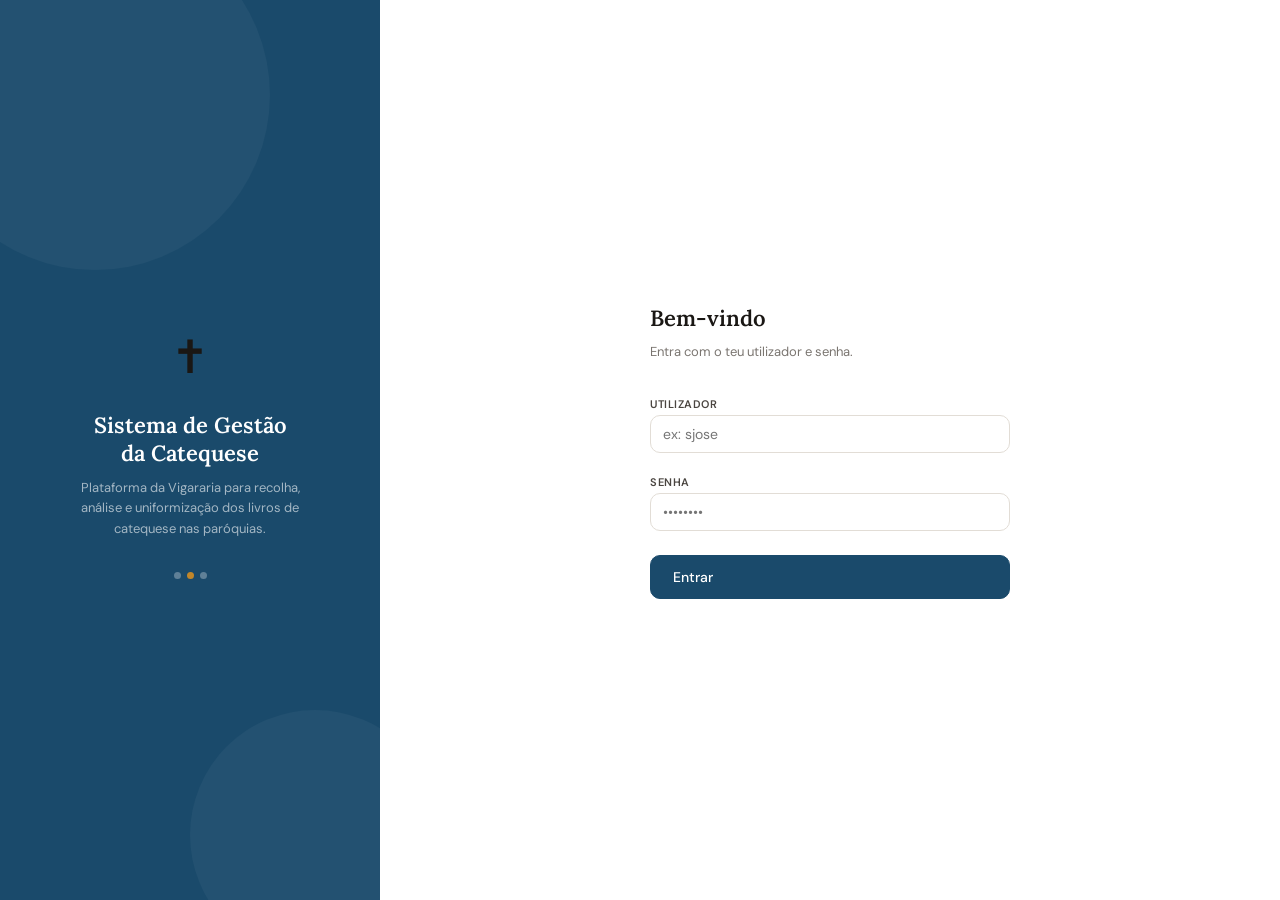
<file: index.html>
<!DOCTYPE html>
<html lang="pt">
<head>
  <meta charset="UTF-8">
  <meta name="viewport" content="width=device-width, initial-scale=1.0">
  <title>Catequese Vigararia — Entrar</title>
  <link rel="stylesheet" href="assets/css/main.css">
</head>
<body>
<div class="login-page">
  <div class="login-left">
    <div class="login-brand-icon">✝</div>
    <div class="login-brand-name">Sistema de Gestão<br>da Catequese</div>
    <div class="login-brand-desc">
      Plataforma da Vigararia para recolha, análise e uniformização dos livros de catequese nas paróquias.
    </div>
    <div class="login-decoration">
      <div class="login-decoration-dot"></div>
      <div class="login-decoration-dot"></div>
      <div class="login-decoration-dot"></div>
    </div>
  </div>

  <div class="login-right">
    <div class="login-form-wrap">
      <h1 class="login-form-title">Bem-vindo</h1>
      <p class="login-form-subtitle">Entra com o teu utilizador e senha.</p>

      <div id="loginError" class="login-error"></div>

      <form id="loginForm" onsubmit="handleLogin(event)">
        <div class="login-form-group">
          <label for="username">Utilizador</label>
          <input type="text" id="username" placeholder="ex: sjose"
                 required autocomplete="username" autocapitalize="none">
        </div>
        <div class="login-form-group">
          <label for="password">Senha</label>
          <input type="password" id="password" placeholder="••••••••"
                 required autocomplete="current-password">
        </div>
        <button type="submit" id="loginBtn" class="btn btn-primary btn-lg" style="width:100%;margin-top:8px;">
          Entrar
        </button>
      </form>
    </div>
  </div>
</div>

<script src="assets/js/config.js"></script>
<script src="assets/js/utils2.js"></script>
<script src="assets/js/auth.js"></script>
<script>
  if (Auth.isAuthenticated()) {
    const u = Auth.getCurrentUser();
    location.href = u.role === 'admin' ? 'dashboard.html' : 'records.html';
  }

  async function handleLogin(e) {
    e.preventDefault();
    const errEl = document.getElementById('loginError');
    errEl.style.display = 'none';
    const btn = document.getElementById('loginBtn');
    btn.innerHTML = '<span class="spinner"></span> A verificar…';
    btn.disabled = true;

    const result = await Auth.login(
      document.getElementById('username').value,
      document.getElementById('password').value
    );

    if (result.success) {
      btn.innerHTML = '✓ Autenticado!';
      setTimeout(() => {
        location.href = result.user.role === 'admin' ? 'dashboard.html' : 'records.html';
      }, 400);
    } else {
      errEl.textContent = result.error;
      errEl.style.display = 'block';
      btn.innerHTML = 'Entrar';
      btn.disabled = false;
      document.getElementById('password').value = '';
    }
  }
</script>
</body>
</html>
</file>
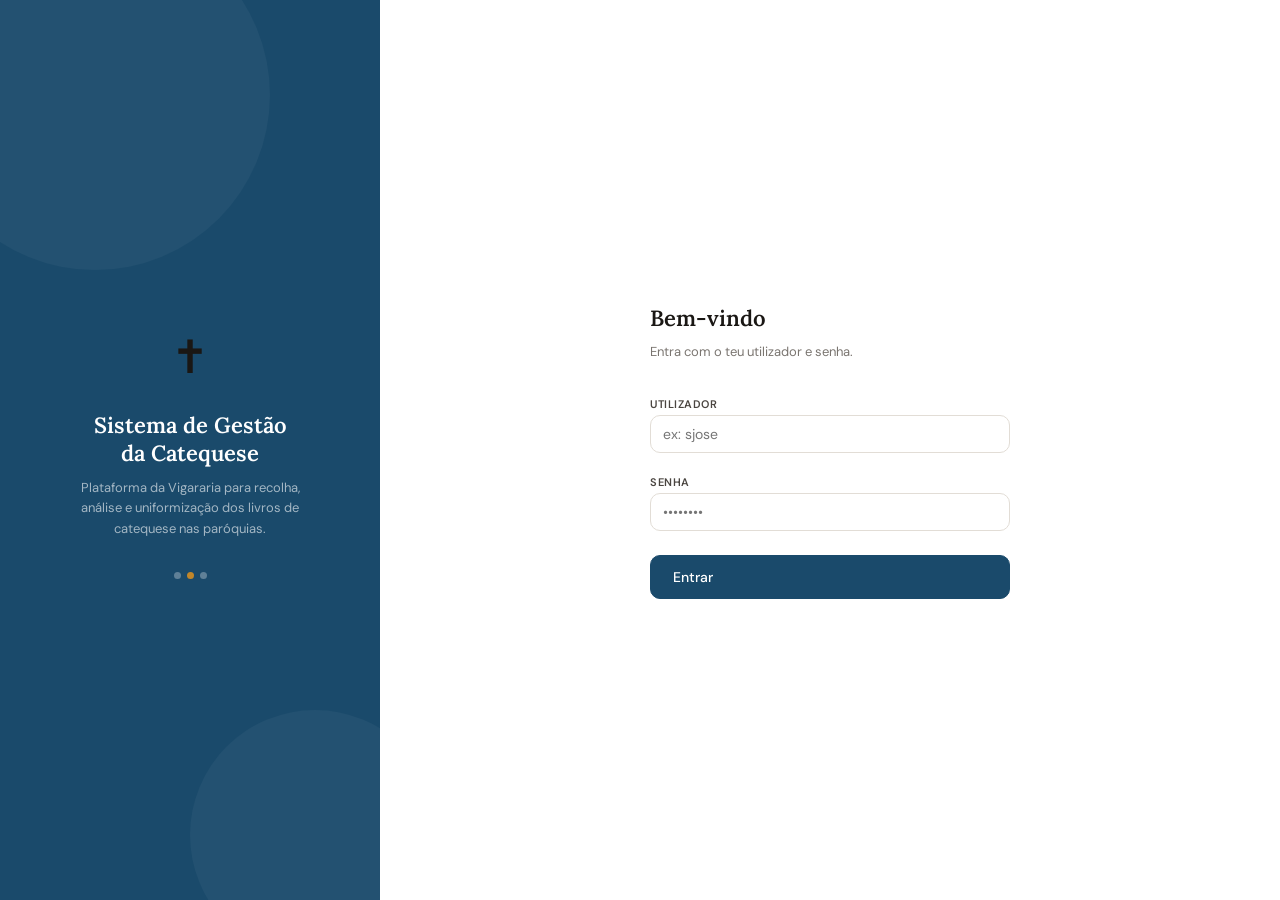
<file: age-groups.html>
<!DOCTYPE html>
<html lang="pt">
<head>
  <meta charset="UTF-8"><meta name="viewport" content="width=device-width,initial-scale=1.0">
  <title>Faixas Etárias — Catequese Vigararia</title>
  <link rel="stylesheet" href="assets/css/main.css">
</head>
<body>
<div class="app-layout"><div class="main-content">
  <header class="page-header">
    <div><div class="page-title">Faixas Etárias</div><div class="page-subtitle">Gestão das faixas etárias da catequese</div></div>
    <div class="header-actions">
      <button class="btn btn-primary btn-sm" onclick="openCreate()">➕ Nova faixa</button>
    </div>
  </header>
  <main class="page-body">
    <div class="card"><div id="tbl"><div class="loading-overlay"><div class="spinner spinner-dark"></div></div></div></div>
  </main>
</div></div>
<div id="globalModal" class="modal-overlay"></div>
<script src="assets/js/config.js"></script>
<script src="assets/js/utils2.js"></script>
<script src="assets/js/auth.js"></script>
<script src="assets/js/api.js"></script>
<script src="assets/js/layout.js"></script>
<script>
Layout.render('age-groups');
Auth.requireAuth(CONFIG.ROLES.ADMIN);
let all = [];

async function load() {
  all = await API.getAgeGroups();
  Utils.buildTable('tbl', [
    { key:'age_group',   label:'Faixa Etária', render:v=>`<strong>${v}</strong>` },
    { key:'description', label:'Descrição' },
  ], all, [
    { label:'✏', type:'edit',   fn:'editAG',   idKey:'id' },
    { label:'🗑', type:'delete', fn:'deleteAG', idKey:'id' },
  ]);
}

function form(a={}) {
  return `<div class="form-grid">
    <div class="form-group"><label>Nome <span class="req">*</span></label>
      <input type="text" id="f_n" value="${a.age_group||''}" placeholder="ex: Adolescentes"></div>
    <div class="form-group"><label>Descrição</label>
      <input type="text" id="f_d" value="${a.description||''}" placeholder="ex: 13–17 anos"></div>
  </div>`;
}

function openCreate() {
  Utils.showModal('Nova Faixa Etária', form(),
    `<button class="btn btn-primary" onclick="createAG()">➕ Criar</button>
     <button class="btn btn-secondary" onclick="Utils.closeModal()">Cancelar</button>`);
}
async function createAG() {
  const n = document.getElementById('f_n').value.trim();
  if (!n) { Toast.show('Nome obrigatório','error'); return; }
  const res = await API.createAgeGroup({ age_group:n, description:document.getElementById('f_d').value.trim() });
  if (res.success) { Utils.closeModal(); Toast.show('Criada!','success'); await load(); }
}

function editAG(id) {
  const a = all.find(x=>x.id===id); if(!a) return;
  Utils.showModal('Editar Faixa Etária', form(a),
    `<button class="btn btn-primary" onclick="saveAG('${id}')">💾 Guardar</button>
     <button class="btn btn-secondary" onclick="Utils.closeModal()">Cancelar</button>`);
}
async function saveAG(id) {
  const n = document.getElementById('f_n').value.trim();
  if (!n) { Toast.show('Nome obrigatório','error'); return; }
  const res = await API.updateAgeGroup(id, { age_group:n, description:document.getElementById('f_d').value.trim() });
  if (res.success) { Utils.closeModal(); Toast.show('Guardado!','success'); await load(); }
}

function deleteAG(id) {
  const a = all.find(x=>x.id===id);
  Utils.confirmAction(`Eliminar "${a?.age_group}"? Registos associados podem ser afectados.`, async()=>{
    const res = await API.deleteAgeGroup(id);
    if (res.success) { Toast.show('Eliminado!','success'); await load(); }
  });
}
load();
</script>
</body>
</html>
</file>
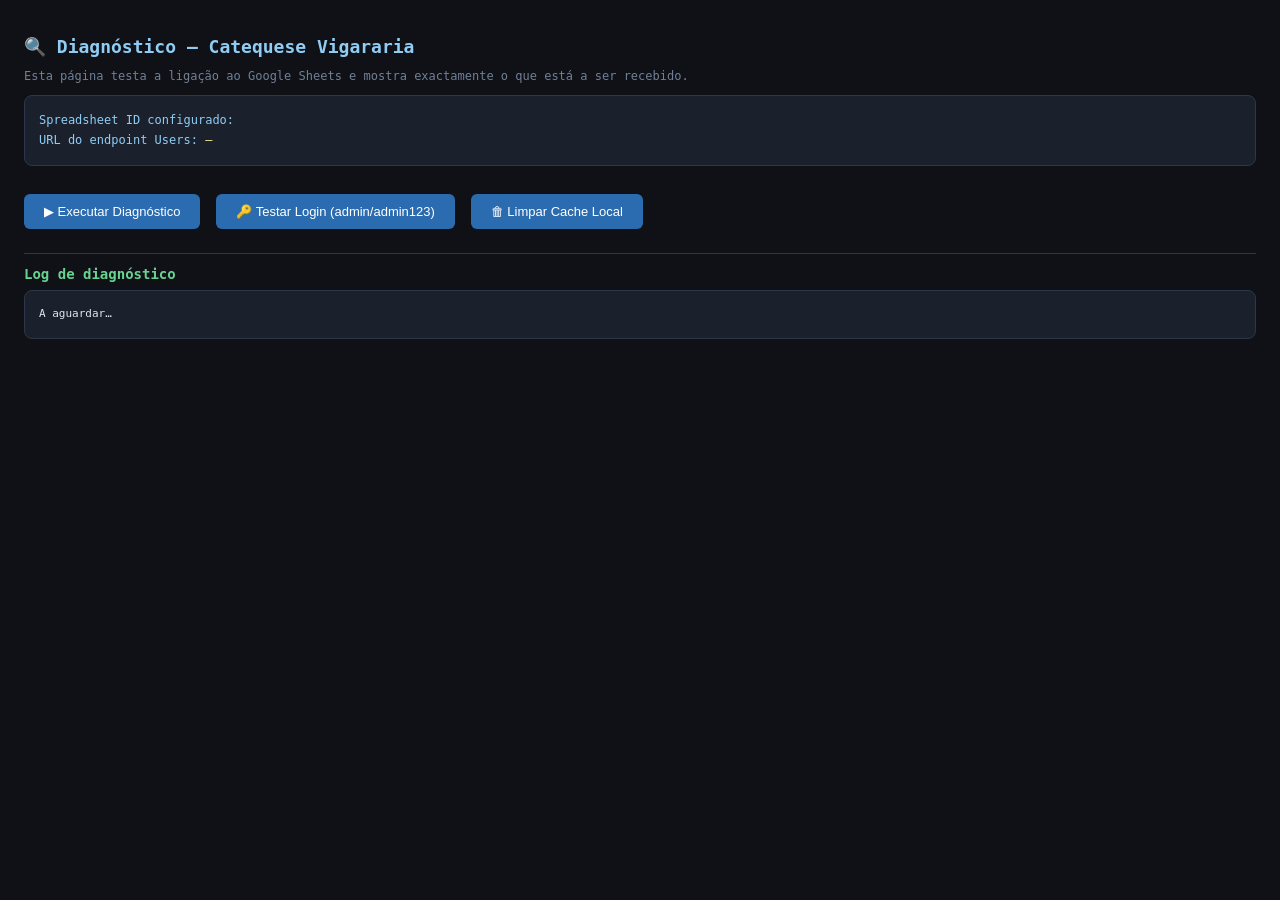
<file: debug.html>
<!DOCTYPE html>
<html lang="pt">
<head>
  <meta charset="UTF-8">
  <meta name="viewport" content="width=device-width, initial-scale=1.0">
  <title>Diagnóstico — Catequese Vigararia</title>
  <style>
    body { font-family: monospace; background: #0f1117; color: #e2e8f0; padding: 24px; margin: 0; }
    h1   { color: #90cdf4; margin-bottom: 4px; font-size: 18px; }
    h2   { color: #68d391; font-size: 14px; margin: 24px 0 8px; border-top: 1px solid #2d3748; padding-top: 12px; }
    .box { background: #1a202c; border: 1px solid #2d3748; border-radius: 8px; padding: 14px; margin-bottom: 12px; font-size: 12px; line-height: 1.7; overflow-x: auto; }
    .ok   { color: #68d391; }
    .err  { color: #fc8181; }
    .warn { color: #f6ad55; }
    .info { color: #90cdf4; }
    .val  { color: #faf089; }
    .row  { color: #e2e8f0; border-bottom: 1px solid #2d3748; padding: 4px 0; }
    table { width: 100%; border-collapse: collapse; font-size: 11px; }
    th    { background: #2d3748; padding: 6px 10px; text-align: left; color: #90cdf4; }
    td    { padding: 5px 10px; border-bottom: 1px solid #2d3748; }
    .btn  { background: #2b6cb0; color: #fff; border: none; padding: 10px 20px; border-radius: 6px; cursor: pointer; font-size: 13px; margin-right: 8px; margin-top: 16px; }
    .btn:hover { background: #3182ce; }
    .badge { display:inline-block; padding: 2px 8px; border-radius: 20px; font-size: 11px; font-weight: bold; }
    .badge-ok  { background:#276749; color:#68d391; }
    .badge-err { background:#742a2a; color:#fc8181; }
    #log  { white-space: pre-wrap; font-size: 11px; }
  </style>
</head>
<body>

<h1>🔍 Diagnóstico — Catequese Vigararia</h1>
<p style="color:#718096;font-size:12px;">Esta página testa a ligação ao Google Sheets e mostra exactamente o que está a ser recebido.</p>

<div class="box">
  <span class="info">Spreadsheet ID configurado:</span>
  <span class="val" id="sheetId">—</span>
  <br>
  <span class="info">URL do endpoint Users:</span>
  <span class="val" id="endpointUrl" style="word-break:break-all;">—</span>
</div>

<button class="btn" onclick="runDiag()">▶ Executar Diagnóstico</button>
<button class="btn" onclick="testLogin()">🔑 Testar Login (admin/admin123)</button>
<button class="btn" onclick="clearAllCache()">🗑 Limpar Cache Local</button>

<h2>Log de diagnóstico</h2>
<div class="box" id="log">A aguardar…</div>

<div id="usersSection" style="display:none;">
  <h2>Utilizadores encontrados na sheet</h2>
  <div class="box" id="usersTable"></div>
</div>

<div id="rawSection" style="display:none;">
  <h2>Resposta raw do Google Sheets (primeiros 800 chars)</h2>
  <div class="box" style="color:#a0aec0;" id="rawOutput"></div>
</div>

<script src="assets/js/config.js"></script>
<script>
const log_el = document.getElementById('log');
let logText  = '';

function log(msg, cls = '') {
  const now = new Date().toISOString().slice(11,23);
  const line = `[${now}] ${msg}\n`;
  logText += line;
  log_el.innerHTML = logText
    .replace(/\[OK\]/g,   '<span class="ok">[OK]</span>')
    .replace(/\[ERR\]/g,  '<span class="err">[ERR]</span>')
    .replace(/\[WARN\]/g, '<span class="warn">[WARN]</span>')
    .replace(/\[INFO\]/g, '<span class="info">[INFO]</span>');
}

function clearAllCache() {
  const keys = Object.keys(localStorage).filter(k => k.startsWith('cvs_'));
  keys.forEach(k => localStorage.removeItem(k));
  log(`[OK] Cache local limpo — ${keys.length} entradas removidas`);
}

document.getElementById('sheetId').textContent = CONFIG.SPREADSHEET_ID;

const usersUrl = `${CONFIG.SHEETS_BASE}${encodeURIComponent(CONFIG.SHEETS.USERS)}`;
document.getElementById('endpointUrl').textContent = usersUrl;

async function runDiag() {
  logText = '';
  log('[INFO] A iniciar diagnóstico…');
  log(`[INFO] Spreadsheet ID: ${CONFIG.SPREADSHEET_ID}`);
  log(`[INFO] Sheet Users nome: "${CONFIG.SHEETS.USERS}"`);

  if (!CONFIG.SPREADSHEET_ID || CONFIG.SPREADSHEET_ID.includes('COLE')) {
    log('[ERR] SPREADSHEET_ID não está configurado no config.js!');
    return;
  }

  log(`[INFO] URL: ${usersUrl}`);
  log('[INFO] A fazer fetch…');

  try {
    const resp = await fetch(usersUrl);
    log(`[INFO] HTTP status: ${resp.status} ${resp.statusText}`);

    if (!resp.ok) {
      log(`[ERR] Resposta HTTP com erro. A planilha pode não estar pública.`);
      log('[WARN] Vai ao Google Sheets → Partilhar → "Qualquer pessoa com o link" → Visualizador');
      return;
    }

    const raw = await resp.text();
    log(`[OK] Resposta recebida (${raw.length} chars)`);

    document.getElementById('rawSection').style.display = '';
    document.getElementById('rawOutput').textContent = raw.slice(0, 800) + (raw.length > 800 ? '\n… (truncado)' : '');

    // Parse
    let json;
    try {
      const jsonStr = raw.replace(/^\s*\/\*[^*]*\*+(?:[^/*][^*]*\*+)*\/\s*/, '').replace(/^[^(]*\(/, '').replace(/\);\s*$/, '').trim();
      json = JSON.parse(jsonStr);
      log('[OK] JSON parsed com sucesso');
    } catch(e) {
      log(`[ERR] Falha ao fazer parse do JSON: ${e.message}`);
      log('[WARN] Verifica se a sheet "Users" existe e tem dados');
      return;
    }

    if (!json.table) {
      log('[ERR] Resposta JSON não tem campo "table"');
      log('[WARN] Verifica se a sheet se chama exactamente "Users" (maiúscula no U)');
      return;
    }

    const cols = json.table.cols.map(c => c.label || c.id || '?');
    log(`[OK] Colunas detectadas (${cols.length}): ${cols.join(' | ')}`);

    // Verifica colunas críticas
    const colsLower = cols.map(c => c.toLowerCase());
    ['username', 'password', 'role', 'status'].forEach(req => {
      if (colsLower.includes(req)) {
        log(`[OK] Coluna "${req}" encontrada`);
      } else {
        log(`[ERR] Coluna "${req}" NÃO encontrada! (colunas disponíveis: ${cols.join(', ')})`);
      }
    });

    const rows = json.table.rows || [];
    log(`[INFO] Número de linhas de dados: ${rows.length}`);

    if (rows.length === 0) {
      log('[WARN] A sheet "Users" não tem linhas de dados. Adiciona utilizadores na planilha.');
      return;
    }

    // Mostra utilizadores
    const users = rows
      .filter(r => r && r.c && r.c.some(c => c && c.v))
      .map(r => {
        const obj = {};
        cols.forEach((col, i) => {
          const cell = r.c && r.c[i];
          obj[col] = cell ? (cell.f || cell.v || '') : '';
        });
        return obj;
      });

    log(`[OK] ${users.length} utilizadores encontrados`);

    document.getElementById('usersSection').style.display = '';
    const colsToShow = cols.filter(c => c.toLowerCase() !== 'password');
    document.getElementById('usersTable').innerHTML = `
      <table>
        <thead><tr>${colsToShow.map(c => `<th>${c}</th>`).join('')}<th>password (mascarada)</th></tr></thead>
        <tbody>${users.map(u => `<tr>${colsToShow.map(c => `<td>${u[c] || '—'}</td>`).join('')}<td>••••••</td></tr>`).join('')}</tbody>
      </table>`;

    users.forEach((u, i) => {
      const uname = String(u[cols.find(c => c.toLowerCase() === 'username')] || '').trim();
      const pass  = String(u[cols.find(c => c.toLowerCase() === 'password')] || '').trim();
      const role  = String(u[cols.find(c => c.toLowerCase() === 'role')]     || '').trim();
      log(`[INFO] User[${i}]: username="${uname}" role="${role}" password_len=${pass.length}`);
    });

  } catch(err) {
    log(`[ERR] Excepção: ${err.message}`);
    if (err.message.includes('NetworkError') || err.message.includes('Failed to fetch')) {
      log('[WARN] Erro de rede — possivelmente CORS. Tenta aceder directamente ao URL:');
      log(`       ${usersUrl}`);
    }
  }
}

async function testLogin() {
  log('[INFO] A testar login com admin/admin123…');

  const usersUrl = `${CONFIG.SHEETS_BASE}${encodeURIComponent(CONFIG.SHEETS.USERS)}`;
  try {
    const resp = await fetch(usersUrl);
    const raw  = await resp.text();
    const jsonStr = raw.replace(/^\s*\/\*[^*]*\*+(?:[^/*][^*]*\*+)*\/\s*/, '').replace(/^[^(]*\(/, '').replace(/\);\s*$/, '').trim();
    const json = JSON.parse(jsonStr);
    const cols = json.table.cols.map(c => (c.label || c.id || '').toLowerCase().trim());
    const uIdx = cols.indexOf('username');
    const pIdx = cols.indexOf('password');
    const rIdx = cols.indexOf('role');
    const sIdx = cols.indexOf('status');

    log(`[INFO] Índice das colunas — username:${uIdx} password:${pIdx} role:${rIdx} status:${sIdx}`);

    const rows = (json.table.rows || []).filter(r => r && r.c && r.c.some(c => c && c.v));
    let found = false;

    rows.forEach((r, i) => {
      const getVal = idx => idx >= 0 && r.c[idx] ? String(r.c[idx].f || r.c[idx].v || '').trim() : '';
      const uname = getVal(uIdx).toLowerCase();
      const pass  = getVal(pIdx);

      if (uname === 'admin') {
        log(`[OK] Linha ${i}: username="admin" password="${pass}" role="${getVal(rIdx)}" status="${getVal(sIdx)}"`);
        if (pass === 'admin123') {
          log('[OK] ✅ Password "admin123" corresponde! Login devia funcionar.');
        } else {
          log(`[ERR] ❌ Password na sheet é "${pass}" mas foi tentado "admin123". Corrige na planilha.`);
        }
        found = true;
      }
    });

    if (!found) {
      log('[ERR] Utilizador "admin" não encontrado na sheet Users!');
      log('[WARN] Adiciona uma linha com: username=admin password=admin123 role=admin parish_id=ALL status=active');
    }

  } catch(e) {
    log(`[ERR] Falha no teste de login: ${e.message}`);
  }
}
</script>
</body>
</html>
</file>
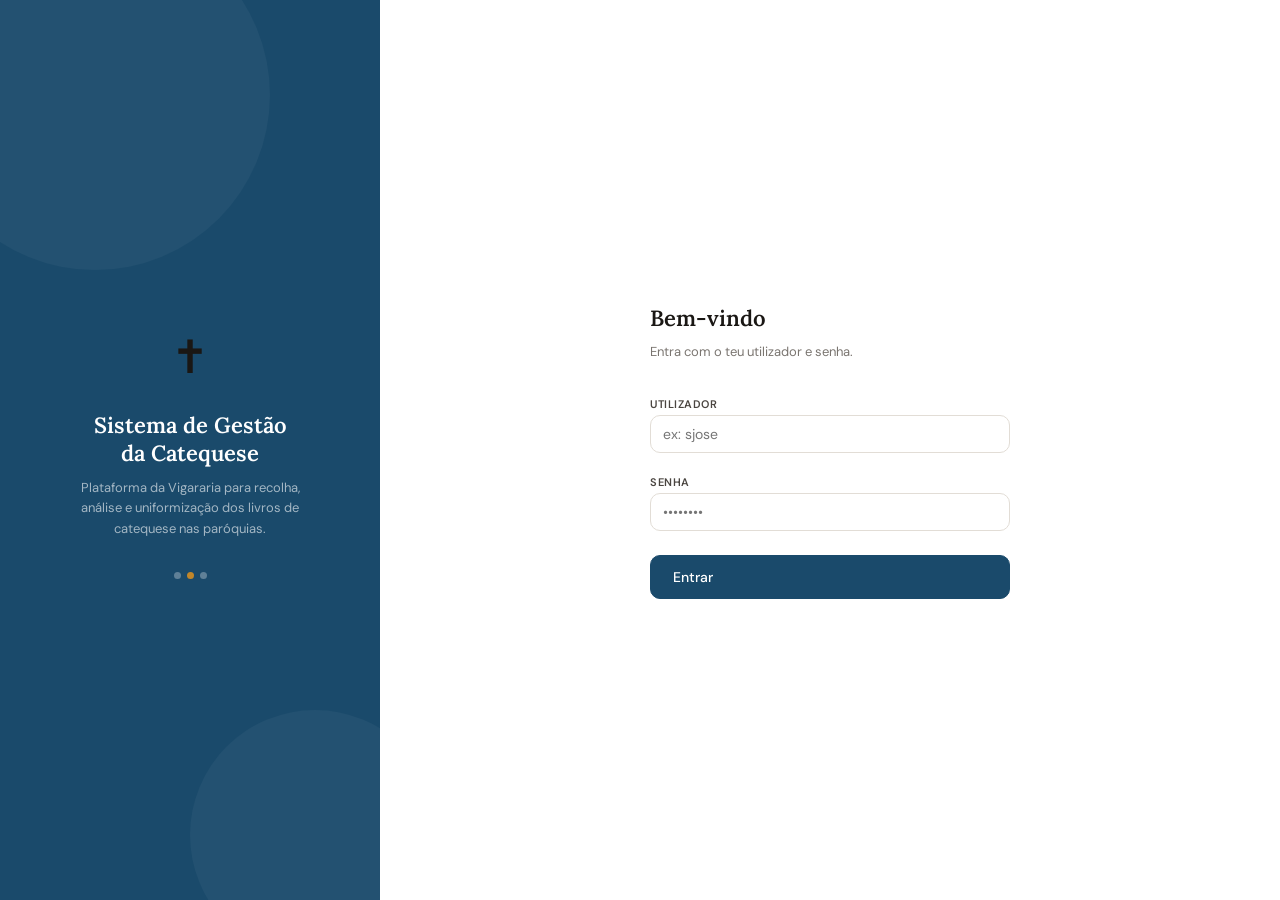
<file: new-record.html>
<!DOCTYPE html>
<html lang="pt">
<head>
  <meta charset="UTF-8"><meta name="viewport" content="width=device-width,initial-scale=1.0">
  <title>Novo Registo — Catequese Vigararia</title>
  <link rel="stylesheet" href="assets/css/main.css">
  <style>
    .wizard-steps{display:flex;gap:4px;margin-bottom:20px;background:var(--surface-2);border-radius:var(--radius-xl);padding:5px;border:1px solid var(--border);}
    .wizard-step{flex:1;display:flex;flex-direction:column;align-items:center;gap:3px;padding:10px 6px;border-radius:var(--radius-lg);transition:all .2s;font-size:12px;color:var(--text-3);}
    .wizard-step.active{background:var(--surface);box-shadow:var(--shadow-sm);color:var(--primary);font-weight:600;}
    .wizard-step.done{color:var(--success);}
    .wizard-step-num{width:26px;height:26px;border-radius:50%;display:flex;align-items:center;justify-content:center;font-size:12px;font-weight:700;background:var(--border);color:var(--text-3);}
    .wizard-step.active .wizard-step-num{background:var(--primary);color:#fff;}
    .wizard-step.done  .wizard-step-num{background:var(--success);color:#fff;}
    .wizard-panel{display:none;}.wizard-panel.active{display:block;animation:fadeUp .2s;}
    @keyframes fadeUp{from{opacity:0;transform:translateY(6px)}to{opacity:1;transform:translateY(0)}}
    .book-suggestion{padding:10px 12px;border:1px solid var(--border);border-radius:var(--radius-md);cursor:pointer;transition:all .15s;font-size:13px;display:flex;align-items:center;justify-content:space-between;gap:8px;margin-bottom:8px;-webkit-tap-highlight-color:transparent;}
    .book-suggestion:hover,.book-suggestion:active{border-color:var(--primary-light);background:var(--primary-pale);}
    .dup-warning{background:var(--warning-light);border:1px solid var(--warning);border-radius:var(--radius-md);padding:10px 12px;font-size:13px;color:var(--warning);margin-bottom:12px;display:none;}
  </style>
</head>
<body>
<div class="app-layout"><div class="main-content">
  <header class="page-header">
    <div><div class="page-title">Novo Registo</div></div>
    <div class="header-actions"><a href="records.html" class="btn btn-secondary btn-sm">← Voltar</a></div>
  </header>
  <main class="page-body">
    <div style="max-width:640px;margin:0 auto;">
      <div class="wizard-steps">
        <div class="wizard-step active" id="tab1"><div class="wizard-step-num">1</div><span>Contexto</span></div>
        <div class="wizard-step" id="tab2"><div class="wizard-step-num">2</div><span>Livro</span></div>
        <div class="wizard-step" id="tab3"><div class="wizard-step-num">3</div><span>Confirmar</span></div>
      </div>
      <div class="card"><div class="card-body">

        <!-- Passo 1 -->
        <div class="wizard-panel active" id="p1">
          <h3 style="font-family:var(--font-serif);font-size:16px;margin-bottom:14px;">Contexto do registo</h3>
          <div class="form-grid">
            <div class="form-group full">
              <label>Paróquia</label>
              <input id="parishDisplay" type="text" readonly style="background:var(--surface-2)">
            </div>
            <div class="form-group">
              <label>Etapa <span class="req">*</span></label>
              <select id="stage_id"><option value="">— Seleccionar —</option></select>
            </div>
            <div class="form-group">
              <label>Faixa etária <span class="req">*</span></label>
              <select id="age_id"><option value="">— Seleccionar —</option></select>
            </div>
          </div>
          <div id="dupWarning1" class="dup-warning">⚠ Já existe um registo para esta combinação de etapa e faixa etária nesta paróquia.</div>
          <div class="form-actions" style="margin-top:16px;">
            <button class="btn btn-primary" onclick="goNext(1)">Continuar →</button>
          </div>
        </div>

        <!-- Passo 2 -->
        <div class="wizard-panel" id="p2">
          <h3 style="font-family:var(--font-serif);font-size:16px;margin-bottom:6px;">Livro utilizado</h3>
          <p style="font-size:13px;color:var(--text-3);margin-bottom:14px;">Selecciona uma sugestão ou escreve o nome livremente.</p>
          <div id="suggestions"></div>
          <div class="form-group" style="margin-top:4px;">
            <label>Nome do livro <span class="req">*</span></label>
            <input type="text" id="book_name" placeholder="ex: Caminho da Fé" oninput="checkDupLive()">
          </div>
          <div id="dupWarning2" class="dup-warning">⚠ Já existe um registo com este livro para a etapa e faixa etária seleccionadas.</div>
          <div class="form-grid" style="margin-top:12px;">
            <div class="form-group"><label>Autor</label><input type="text" id="author"></div>
            <div class="form-group"><label>Editora</label><input type="text" id="publisher"></div>
            <div class="form-group"><label>Ano</label><input type="number" id="year" min="1900" max="2099"></div>
          </div>
          <div class="form-actions" style="margin-top:16px;">
            <button class="btn btn-primary" onclick="goNext(2)">Continuar →</button>
            <button class="btn btn-secondary" onclick="goTo(1)">← Voltar</button>
          </div>
        </div>

        <!-- Passo 3 -->
        <div class="wizard-panel" id="p3">
          <h3 style="font-family:var(--font-serif);font-size:16px;margin-bottom:14px;">Confirmar e submeter</h3>
          <div id="review" style="background:var(--surface-2);border:1px solid var(--border);border-radius:var(--radius-lg);padding:16px;margin-bottom:16px;"></div>
          <div class="form-group">
            <label>Observações (opcional)</label>
            <textarea id="notes" placeholder="Notas adicionais sobre este livro…"></textarea>
          </div>
          <div id="submitErr" class="alert alert-danger" style="display:none;margin-top:10px;"></div>
          <div class="form-actions" style="margin-top:16px;">
            <button class="btn btn-success" id="submitBtn" onclick="submit()">✓ Submeter</button>
            <button class="btn btn-secondary" onclick="goTo(2)">← Voltar</button>
          </div>
        </div>

      </div></div>
    </div>
  </main>
</div></div>

<script src="assets/js/config.js"></script>
<script src="assets/js/utils2.js"></script>
<script src="assets/js/auth.js"></script>
<script src="assets/js/api.js"></script>
<script src="assets/js/layout.js"></script>
<script>
Layout.render('new-record');
const user = Auth.getCurrentUser();
let stages=[], ageGroups=[], books=[], parishes=[], existingRecords=[];

async function init() {
  [stages, ageGroups, books, parishes, existingRecords] = await Promise.all([
    API.getStages(), API.getAgeGroups(), API.getBooks(), API.getParishes(),
    API.getRecords(user.parish_id),
  ]);

  const myParish = parishes.find(p=>p.id===user.parish_id);
  document.getElementById('parishDisplay').value = myParish?.parish_name || '—';

  // Etapas agrupadas por categoria
  const sel = document.getElementById('stage_id');
  const cats = [...new Set(stages.map(s=>s.category))];
  cats.forEach(cat => {
    const g = document.createElement('optgroup'); g.label = cat;
    stages.filter(s=>s.category===cat).forEach(s=>{
      const o = document.createElement('option'); o.value=s.id; o.textContent=s.stage_name; g.appendChild(o);
    });
    sel.appendChild(g);
  });

  // Faixas etárias
  const aSel = document.getElementById('age_id');
  ageGroups.forEach(a=>{
    const o = document.createElement('option'); o.value=a.id;
    o.textContent = a.description ? `${a.age_group} (${a.description})` : a.age_group;
    aSel.appendChild(o);
  });

  sel.addEventListener('change', ()=>{ showSuggestions(); checkDupLive(); });
  document.getElementById('age_id').addEventListener('change', ()=>{ checkDupLive(); });
}

// ─── Sugestões de livros ──────────────────────────────────────────────────────
// CORRECÇÃO: compara stage_name directamente (sem remover º) com recommended_stage
function showSuggestions() {
  const sid = document.getElementById('stage_id').value;
  const stage = stages.find(s=>s.id===sid);
  if (!stage || !books.length) { document.getElementById('suggestions').innerHTML=''; return; }

  // Compara o stage_name completo com recommended_stage (case-insensitive)
  const stageName = stage.stage_name.trim().toLowerCase();
  const rel = books.filter(b => {
    if (!b.recommended_stage) return false;
    const rec = b.recommended_stage.trim().toLowerCase();
    // Correspondência exacta OU o stage name contém a recomendação OU vice-versa
    return rec === stageName || stageName.includes(rec) || rec.includes(stageName);
  });

  if (!rel.length) { document.getElementById('suggestions').innerHTML=''; return; }

  document.getElementById('suggestions').innerHTML =
    `<p style="font-size:11px;font-weight:600;color:var(--text-3);text-transform:uppercase;letter-spacing:.05em;margin-bottom:8px;">📚 Sugestões para ${stage.stage_name}</p>` +
    rel.map(b=>`<div class="book-suggestion" onclick='fillBook(${JSON.stringify({...b}).replace(/'/g,"&#39;")})'>
      <div>
        <strong style="font-size:13.5px">${b.book_name}</strong>
        <div style="font-size:11px;color:var(--text-3);margin-top:2px">${[b.author,b.publisher,b.year].filter(Boolean).join(' · ')}</div>
      </div>
      <span style="font-size:12px;color:var(--primary-light);flex-shrink:0">Usar →</span>
    </div>`).join('') +
    `<p style="font-size:12px;color:var(--text-3);margin:10px 0 8px;">Ou escreve livremente:</p>`;
}

function fillBook(b) {
  document.getElementById('book_name').value  = b.book_name||'';
  document.getElementById('author').value     = b.author||'';
  document.getElementById('publisher').value  = b.publisher||'';
  document.getElementById('year').value       = b.year||'';
  checkDupLive();
}

// ─── Verificação de duplicado em tempo real ───────────────────────────────────
function checkDupLive() {
  const stageId  = document.getElementById('stage_id').value;
  const ageId    = document.getElementById('age_id').value;
  const bookName = (document.getElementById('book_name')?.value||'').trim().toLowerCase();

  // Aviso na etapa 1: mesma etapa + faixa etária
  if (stageId && ageId) {
    const dup1 = existingRecords.some(r => r.stage_id===stageId && r.age_id===ageId);
    document.getElementById('dupWarning1').style.display = dup1 ? '' : 'none';
  }

  // Aviso na etapa 2: mesmo livro + etapa + faixa
  const w2 = document.getElementById('dupWarning2');
  if (w2 && stageId && ageId && bookName) {
    const dup2 = existingRecords.some(r =>
      r.stage_id===stageId && r.age_id===ageId && (r.book_name||'').toLowerCase()===bookName
    );
    w2.style.display = dup2 ? '' : 'none';
  }
}

// ─── Navegação wizard ─────────────────────────────────────────────────────────
function goTo(n) {
  for (let i=1;i<=3;i++) {
    document.getElementById(`p${i}`).classList.toggle('active', i===n);
    const t = document.getElementById(`tab${i}`);
    t.classList.remove('active','done');
    if (i===n) t.classList.add('active'); else if(i<n) t.classList.add('done');
  }
  window.scrollTo(0,0);
}

function goNext(from) {
  if (from===1) {
    if (!document.getElementById('stage_id').value)  { Toast.show('Selecciona a etapa','error'); return; }
    if (!document.getElementById('age_id').value)    { Toast.show('Selecciona a faixa etária','error'); return; }
    showSuggestions(); goTo(2);
  } else if (from===2) {
    const book = document.getElementById('book_name').value.trim();
    if (!book) { Toast.show('Indica o nome do livro','error'); return; }
    buildReview(); goTo(3);
  }
}

function buildReview() {
  const sid = document.getElementById('stage_id').value;
  const aid = document.getElementById('age_id').value;
  const myParish = parishes.find(p=>p.id===user.parish_id);
  const rows = [
    ['Paróquia',     myParish?.parish_name||'—'],
    ['Etapa',        stages.find(s=>s.id===sid)?.stage_name||'—'],
    ['Faixa etária', ageGroups.find(a=>a.id===aid)?.age_group||'—'],
    ['Livro',        document.getElementById('book_name').value],
    ['Autor',        document.getElementById('author').value||'—'],
    ['Editora',      document.getElementById('publisher').value||'—'],
    ['Ano',          document.getElementById('year').value||'—'],
  ];
  document.getElementById('review').innerHTML = `
    <table style="width:100%;font-size:13px;border-collapse:collapse;">
      ${rows.map(([l,v])=>`<tr>
        <td style="padding:6px 0;color:var(--text-3);font-size:11px;font-weight:600;text-transform:uppercase;letter-spacing:.05em;width:38%;border-bottom:1px solid var(--border)">${l}</td>
        <td style="padding:6px 0;border-bottom:1px solid var(--border);font-weight:${l==='Livro'?600:400}">${v}</td>
      </tr>`).join('')}
    </table>`;
}

async function submit() {
  Utils.setLoading('submitBtn', true, 'A submeter…');
  document.getElementById('submitErr').style.display='none';

  const res = await API.createRecord({
    parish_id: user.parish_id,
    stage_id:  document.getElementById('stage_id').value,
    age_id:    document.getElementById('age_id').value,
    book_name: document.getElementById('book_name').value.trim(),
    author:    document.getElementById('author').value.trim(),
    publisher: document.getElementById('publisher').value.trim(),
    year:      document.getElementById('year').value,
    notes:     document.getElementById('notes').value.trim(),
  });

  if (res.success) {
    Toast.show('Registo submetido com sucesso!','success');
    setTimeout(()=>{ location.href='records.html'; }, 900);
  } else {
    const errEl = document.getElementById('submitErr');
    errEl.textContent = res.error||'Erro ao submeter';
    errEl.style.display='flex';
    Utils.setLoading('submitBtn', false, '✓ Submeter');
  }
}

init();
</script>
</body>
</html>
</file>
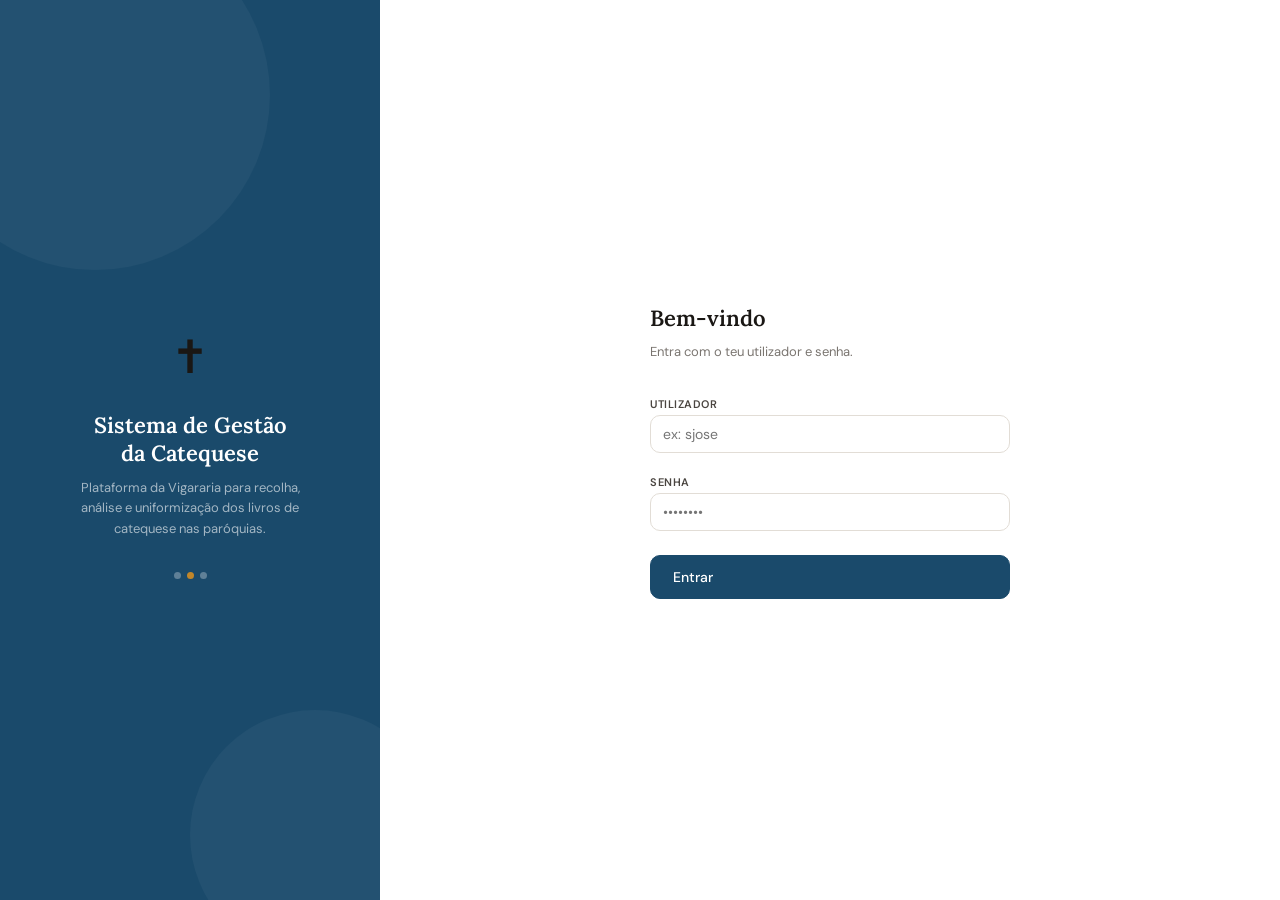
<file: users.html>
<!DOCTYPE html>
<html lang="pt">
<head>
  <meta charset="UTF-8"><meta name="viewport" content="width=device-width,initial-scale=1.0">
  <title>Utilizadores — Catequese Vigararia</title>
  <link rel="stylesheet" href="assets/css/main.css">
</head>
<body>
<div class="app-layout"><div class="main-content">

  <header class="page-header">
    <div>
      <div class="page-title">Utilizadores</div>
      <div class="page-subtitle">Gestão de acessos ao sistema</div>
    </div>
    <div class="header-actions">
      <button class="btn btn-primary btn-sm" onclick="openCreate()">➕ Novo utilizador</button>
    </div>
  </header>

  <main class="page-body">
    <div class="card">
      <div id="tbl"><div class="loading-overlay"><div class="spinner"></div></div></div>
    </div>
  </main>

</div></div>
<div id="globalModal" class="modal-overlay"></div>

<script src="assets/js/config.js"></script>
<script src="assets/js/utils2.js"></script>
<script src="assets/js/auth.js"></script>
<script src="assets/js/api.js"></script>
<script src="assets/js/layout.js"></script>
<script>
Layout.render('users');
Auth.requireAuth(CONFIG.ROLES.ADMIN);

let allUsers = [], allParishes = [];

async function load() {
  [allUsers, allParishes] = await Promise.all([API.getUsers(), API.getParishes()]);

  Utils.buildTable('tbl', [
    { key: 'username',     label: 'Utilizador',  render: v => `<strong>${v}</strong>` },
    { key: 'display_name', label: 'Nome' },
    { key: 'role',         label: 'Perfil',      render: v => Utils.statusBadge(v) },
    { key: 'parish',       label: 'Paróquia',    render: (_, r) => r.parish?.parish_name || '— Todas —' },
    { key: 'status',       label: 'Estado',      render: v => Utils.statusBadge(v) },
  ], allUsers, [
    { label: '✏', type: 'edit',   fn: 'editUser',   idKey: 'id' },
    { label: '🗑', type: 'delete', fn: 'deleteUser', idKey: 'id' },
  ]);
}

// ─── Criar utilizador ─────────────────────────────────────────────────────────
function parishOpts(sel = '') {
  return allParishes.map(p =>
    `<option value="${p.id}" ${sel === p.id ? 'selected' : ''}>${p.parish_name}</option>`
  ).join('');
}

function openCreate() {
  Utils.showModal('Novo Utilizador', `
    <div class="form-grid">
      <div class="form-group">
        <label>Utilizador <span class="req">*</span></label>
        <input type="text" id="f_u" placeholder="ex: sjose" autocapitalize="none">
        <div class="form-help">Sem espaços nem caracteres especiais</div>
      </div>
      <div class="form-group">
        <label>Nome de exibição</label>
        <input type="text" id="f_d" placeholder="ex: Coord. São José">
      </div>
      <div class="form-group">
        <label>Senha <span class="req">*</span></label>
        <input type="password" id="f_p" placeholder="Mínimo 6 caracteres">
      </div>
      <div class="form-group">
        <label>Confirmar senha <span class="req">*</span></label>
        <input type="password" id="f_p2">
      </div>
      <div class="form-group">
        <label>Perfil <span class="req">*</span></label>
        <select id="f_r" onchange="toggleParishField('f_pw')">
          <option value="parish">Paróquia</option>
          <option value="admin">Administrador</option>
        </select>
      </div>
      <div class="form-group" id="f_pw">
        <label>Paróquia <span class="req">*</span></label>
        <select id="f_par">
          <option value="">— Seleccionar —</option>
          ${parishOpts()}
        </select>
      </div>
    </div>`,
    `<button class="btn btn-primary" id="createBtn" onclick="createUser()">➕ Criar</button>
     <button class="btn btn-secondary" onclick="Utils.closeModal()">Cancelar</button>`
  );
}

function toggleParishField(wrapId) {
  const wrap = document.getElementById(wrapId);
  if (wrap) wrap.style.display = document.getElementById('f_r').value === 'admin' ? 'none' : '';
}

async function createUser() {
  const username = document.getElementById('f_u').value.trim();
  const pass     = document.getElementById('f_p').value;
  const pass2    = document.getElementById('f_p2').value;
  const role     = document.getElementById('f_r').value;
  const parish   = document.getElementById('f_par')?.value;

  // Validações
  if (!username)                { Toast.show('O utilizador é obrigatório', 'error'); return; }
  if (!/^[a-zA-Z0-9_-]+$/.test(username)) { Toast.show('Utilizador: apenas letras, números, _ e -', 'error'); return; }
  if (pass.length < 6)          { Toast.show('A senha deve ter pelo menos 6 caracteres', 'error'); return; }
  if (pass !== pass2)           { Toast.show('As senhas não coincidem', 'error'); return; }
  if (role === 'parish' && !parish) { Toast.show('Selecciona a paróquia', 'error'); return; }

  const btn = document.getElementById('createBtn');
  if (btn) { btn.disabled = true; btn.innerHTML = '<span class="spinner"></span> A criar…'; }

  const res = await API.createUser({
    username,
    password:     pass,
    display_name: document.getElementById('f_d').value.trim() || username,
    role,
    parish_id:    role === 'admin' ? null : parish,
  });

  if (res.success) {
    Utils.closeModal();
    Toast.show(`Utilizador "${username}" criado com sucesso!`, 'success');
    await load();
  } else {
    if (btn) { btn.disabled = false; btn.innerHTML = '➕ Criar'; }
  }
}

// ─── Editar perfil ────────────────────────────────────────────────────────────
function editUser(id) {
  const u = allUsers.find(u => u.id === id);
  if (!u) return;

  Utils.showModal('Editar Utilizador', `
    <div class="form-grid">
      <div class="form-group">
        <label>Utilizador</label>
        <input type="text" value="${u.username || ''}" readonly style="background:var(--surface-2)">
      </div>
      <div class="form-group">
        <label>Nome de exibição</label>
        <input type="text" id="e_d" value="${u.display_name || ''}">
      </div>
      <div class="form-group">
        <label>Perfil</label>
        <select id="e_r" onchange="toggleParishField('e_pw')">
          <option value="parish" ${u.role === 'parish' ? 'selected' : ''}>Paróquia</option>
          <option value="admin"  ${u.role === 'admin'  ? 'selected' : ''}>Administrador</option>
        </select>
      </div>
      <div class="form-group" id="e_pw" ${u.role === 'admin' ? 'style="display:none"' : ''}>
        <label>Paróquia</label>
        <select id="e_par">
          <option value="">— Nenhuma —</option>
          ${parishOpts(u.parish_id)}
        </select>
      </div>
      <div class="form-group">
        <label>Estado</label>
        <select id="e_s">
          <option value="active"   ${u.status === 'active'   ? 'selected' : ''}>Activo</option>
          <option value="inactive" ${u.status === 'inactive' ? 'selected' : ''}>Inactivo</option>
        </select>
      </div>
    </div>`,
    `<button class="btn btn-primary" onclick="saveUser('${id}')">💾 Guardar</button>
     <button class="btn btn-secondary" onclick="Utils.closeModal()">Cancelar</button>`
  );
}

async function saveUser(id) {
  const role = document.getElementById('e_r').value;
  const res = await API.updateUserProfile(id, {
    display_name: document.getElementById('e_d').value.trim(),
    role,
    parish_id:    role === 'admin' ? null : document.getElementById('e_par').value || null,
    status:       document.getElementById('e_s').value,
  });
  if (res.success) {
    Utils.closeModal();
    Toast.show('Utilizador actualizado!', 'success');
    await load();
  }
}

// ─── Eliminar ─────────────────────────────────────────────────────────────────
function deleteUser(id) {
  const me = Auth.getCurrentUser();
  if (me.id === id) { Toast.show('Não podes eliminar a tua própria conta', 'error'); return; }
  const u = allUsers.find(u => u.id === id);
  Utils.confirmAction(`Eliminar o utilizador "${u?.username}"? Esta acção não pode ser desfeita.`, async () => {
    const resp = await fetch(`${CONFIG.SUPABASE_URL}/rest/v1/user_profiles?id=eq.${id}`, {
      method: 'DELETE',
      headers: {
        'apikey':        CONFIG.SUPABASE_ANON_KEY,
        'Authorization': `Bearer ${Auth.getAccessToken()}`,
      },
    });
    if (resp.ok) {
      Toast.show('Utilizador eliminado!', 'success');
      await load();
    } else {
      Toast.show('Erro ao eliminar', 'error');
    }
  });
}

load();
</script>
</body>
</html>
</file>
<file: assets/css/main.css>
/* ============================================================
   main.css — Sistema de Design Catequese Vigararia
   Mobile-first, ultra-responsivo
   ============================================================ */

@import url('https://fonts.googleapis.com/css2?family=DM+Sans:wght@300;400;500;600&family=Lora:wght@500;600&display=swap');

/* ─── Variáveis ─────────────────────────────────────────── */
:root {
  --primary:       #1a4a6b;
  --primary-light: #2563a0;
  --primary-pale:  #e8f0f8;
  --accent:        #c0862a;
  --accent-light:  #f5e8d0;
  --success:       #2d7a4f;
  --success-light: #d4eddf;
  --danger:        #b83232;
  --danger-light:  #fde8e8;
  --warning:       #a06b10;
  --warning-light: #fef3dc;
  --purple:        #5c3d8a;
  --purple-light:  #ede6f8;
  --bg:            #f5f4f0;
  --surface:       #ffffff;
  --surface-2:     #f9f8f6;
  --border:        #e2ddd6;
  --border-strong: #c9c3b9;
  --text-1:        #1a1714;
  --text-2:        #4a4540;
  --text-3:        #7a7570;
  --sidebar-w:     250px;
  --header-h:      60px;
  --radius-sm:     6px;
  --radius-md:     10px;
  --radius-lg:     16px;
  --radius-xl:     24px;
  --shadow-sm:  0 1px 3px rgba(0,0,0,.06);
  --shadow-md:  0 4px 12px rgba(0,0,0,.08);
  --shadow-lg:  0 12px 32px rgba(0,0,0,.12);
  --font-sans:  'DM Sans', system-ui, sans-serif;
  --font-serif: 'Lora', Georgia, serif;
  --transition: 0.18s ease;
}

/* ─── Reset ──────────────────────────────────────────────── */
*, *::before, *::after { box-sizing: border-box; margin: 0; padding: 0; }
html { font-size: 15px; -webkit-text-size-adjust: 100%; }
body { font-family: var(--font-sans); background: var(--bg); color: var(--text-1); line-height: 1.6; -webkit-font-smoothing: antialiased; overflow-x: hidden; }
a { color: var(--primary-light); text-decoration: none; }
a:hover { text-decoration: underline; }
button { cursor: pointer; font-family: var(--font-sans); }
input, select, textarea { font-family: var(--font-sans); }
img { max-width: 100%; }

/* ─── Layout ─────────────────────────────────────────────── */
.app-layout { display: flex; min-height: 100vh; }

/* ─── Sidebar ────────────────────────────────────────────── */
.sidebar {
  width: var(--sidebar-w);
  background: var(--primary);
  display: flex;
  flex-direction: column;
  position: fixed;
  top: 0; left: 0; bottom: 0;
  z-index: 200;
  overflow-y: auto;
  transition: transform .25s cubic-bezier(.4,0,.2,1);
  -webkit-overflow-scrolling: touch;
}
.sidebar-brand { padding: 20px 18px 16px; border-bottom: 1px solid rgba(255,255,255,.1); }
.sidebar-brand-icon { font-size: 26px; margin-bottom: 6px; }
.sidebar-brand-name { font-family: var(--font-serif); font-size: 14px; font-weight: 600; color: #fff; line-height: 1.3; }
.sidebar-brand-sub { font-size: 10px; color: rgba(255,255,255,.5); margin-top: 2px; text-transform: uppercase; letter-spacing: .06em; }
.sidebar-nav { padding: 10px 0; flex: 1; }
.nav-section-title { font-size: 10px; font-weight: 600; color: rgba(255,255,255,.4); text-transform: uppercase; letter-spacing: .1em; padding: 14px 18px 5px; }
.nav-item { display: flex; align-items: center; gap: 10px; padding: 10px 18px; color: rgba(255,255,255,.75); font-size: 13.5px; transition: all var(--transition); border-left: 3px solid transparent; cursor: pointer; text-decoration: none; }
.nav-item:hover { background: rgba(255,255,255,.08); color: #fff; text-decoration: none; }
.nav-item.active { background: rgba(255,255,255,.12); color: #fff; border-left-color: var(--accent); font-weight: 500; }
.nav-item-icon { font-size: 15px; width: 18px; text-align: center; flex-shrink: 0; }
.sidebar-footer { padding: 14px 18px; border-top: 1px solid rgba(255,255,255,.1); }
.sidebar-user { display: flex; align-items: center; gap: 10px; margin-bottom: 10px; }
.sidebar-user-avatar { width: 32px; height: 32px; border-radius: 50%; background: var(--accent); display: flex; align-items: center; justify-content: center; font-size: 12px; font-weight: 600; color: #fff; flex-shrink: 0; }
.sidebar-user-name { font-size: 12px; color: rgba(255,255,255,.9); font-weight: 500; }
.sidebar-user-role { font-size: 10px; color: rgba(255,255,255,.5); }
.btn-logout { width: 100%; padding: 7px; background: rgba(255,255,255,.08); border: 1px solid rgba(255,255,255,.15); border-radius: var(--radius-sm); color: rgba(255,255,255,.75); font-size: 12px; transition: all var(--transition); }
.btn-logout:hover { background: rgba(255,255,255,.15); color: #fff; }

/* Overlay mobile */
.sidebar-overlay { display: none; position: fixed; inset: 0; background: rgba(0,0,0,.5); z-index: 199; }
.sidebar-overlay.active { display: block; }

/* ─── Main content ───────────────────────────────────────── */
.main-content { margin-left: var(--sidebar-w); flex: 1; display: flex; flex-direction: column; min-height: 100vh; min-width: 0; }

/* ─── Header ─────────────────────────────────────────────── */
.page-header {
  background: var(--surface);
  border-bottom: 1px solid var(--border);
  padding: 0 24px;
  height: var(--header-h);
  display: flex;
  align-items: center;
  justify-content: space-between;
  position: sticky;
  top: 0;
  z-index: 50;
  box-shadow: var(--shadow-sm);
  gap: 12px;
}
.page-title { font-family: var(--font-serif); font-size: 17px; font-weight: 600; white-space: nowrap; overflow: hidden; text-overflow: ellipsis; }
.page-subtitle { font-size: 12px; color: var(--text-3); margin-top: 1px; display: none; }
.header-actions { display: flex; gap: 6px; align-items: center; flex-shrink: 0; flex-wrap: nowrap; overflow-x: auto; -webkit-overflow-scrolling: touch; scrollbar-width: none; }
.header-actions::-webkit-scrollbar { display: none; }

/* Botão hamburguer — escondido por defeito, CSS mobile mostra */
#sidebarToggle { display: none; flex-shrink: 0; }

/* ─── Page body ──────────────────────────────────────────── */
.page-body { padding: 20px 24px; flex: 1; }

/* ─── KPI cards ──────────────────────────────────────────── */
.kpi-grid { display: grid; grid-template-columns: repeat(auto-fit, minmax(150px, 1fr)); gap: 12px; margin-bottom: 20px; }
.kpi-card { background: var(--surface); border: 1px solid var(--border); border-radius: var(--radius-lg); padding: 16px 18px; display: flex; flex-direction: column; gap: 6px; box-shadow: var(--shadow-sm); }
.kpi-card-accent { border-left: 4px solid var(--primary); }
.kpi-card-accent.accent-gold  { border-left-color: var(--accent); }
.kpi-card-accent.accent-green { border-left-color: var(--success); }
.kpi-card-accent.accent-warn  { border-left-color: var(--warning); }
.kpi-icon { font-size: 20px; }
.kpi-value { font-size: 26px; font-weight: 600; color: var(--primary); line-height: 1; }
.kpi-label { font-size: 11px; color: var(--text-3); text-transform: uppercase; letter-spacing: .05em; }

/* ─── Cards ──────────────────────────────────────────────── */
.card { background: var(--surface); border: 1px solid var(--border); border-radius: var(--radius-lg); box-shadow: var(--shadow-sm); overflow: hidden; }
.card-header { padding: 16px 20px; border-bottom: 1px solid var(--border); display: flex; align-items: center; justify-content: space-between; flex-wrap: wrap; gap: 8px; }
.card-title { font-family: var(--font-serif); font-size: 14px; font-weight: 600; }
.card-body { padding: 18px 20px; }
.card-grid { display: grid; grid-template-columns: repeat(auto-fit, minmax(300px, 1fr)); gap: 16px; margin-bottom: 20px; }

/* ─── Tabelas ────────────────────────────────────────────── */
.table-search-bar { display: flex; align-items: center; justify-content: space-between; padding: 12px 16px; border-bottom: 1px solid var(--border); gap: 10px; flex-wrap: wrap; }
.table-search-input { flex: 1; min-width: 140px; max-width: 300px; padding: 8px 12px; border: 1px solid var(--border); border-radius: var(--radius-md); font-size: 13px; background: var(--surface-2); }
.table-search-input:focus { outline: none; border-color: var(--primary-light); box-shadow: 0 0 0 3px rgba(37,99,160,.1); }
.table-count { font-size: 12px; color: var(--text-3); white-space: nowrap; }
.table-responsive { overflow-x: auto; -webkit-overflow-scrolling: touch; width: 100%; }
.data-table { width: 100%; border-collapse: collapse; font-size: 13px; min-width: 400px; }
.data-table th { background: var(--surface-2); padding: 10px 14px; text-align: left; font-size: 11px; font-weight: 600; text-transform: uppercase; letter-spacing: .05em; color: var(--text-3); border-bottom: 1px solid var(--border); white-space: nowrap; }
.data-table td { padding: 11px 14px; border-bottom: 1px solid var(--border); color: var(--text-2); vertical-align: middle; }
.data-table tr:last-child td { border-bottom: none; }
.data-table tr:hover td { background: var(--primary-pale); }
.actions-cell { white-space: nowrap; text-align: right; }

/* ─── Botões ─────────────────────────────────────────────── */
.btn { display: inline-flex; align-items: center; gap: 5px; padding: 8px 16px; border-radius: var(--radius-md); font-size: 13px; font-weight: 500; border: 1px solid transparent; transition: all var(--transition); white-space: nowrap; text-decoration: none; cursor: pointer; -webkit-tap-highlight-color: transparent; }
.btn:hover { text-decoration: none; }
.btn-primary   { background: var(--primary); color: #fff; border-color: var(--primary); }
.btn-primary:hover { background: var(--primary-light); }
.btn-secondary { background: var(--surface); color: var(--text-2); border-color: var(--border-strong); }
.btn-secondary:hover { background: var(--surface-2); }
.btn-success   { background: var(--success); color: #fff; }
.btn-danger    { background: var(--danger);  color: #fff; }
.btn-ghost     { background: transparent; color: var(--primary-light); border-color: transparent; }
.btn-ghost:hover { background: var(--primary-pale); }
.btn-sm        { padding: 5px 11px; font-size: 12px; }
.btn-lg        { padding: 12px 22px; font-size: 14px; }
.btn-icon      { padding: 7px 9px; }
.btn-action    { padding: 4px 9px; font-size: 11px; border-radius: var(--radius-sm); border: 1px solid transparent; font-weight: 500; margin: 1px; }
.btn-edit   { background: var(--primary-pale); color: var(--primary); border-color: var(--primary); }
.btn-edit:hover { background: var(--primary); color: #fff; }
.btn-delete { background: var(--danger-light); color: var(--danger); border-color: var(--danger); }
.btn-delete:hover { background: var(--danger); color: #fff; }
.btn-view   { background: var(--accent-light); color: var(--accent); border-color: var(--accent); }

/* ─── Formulários ────────────────────────────────────────── */
.form-grid { display: grid; grid-template-columns: repeat(auto-fit, minmax(200px, 1fr)); gap: 14px; }
.form-grid-3 { grid-template-columns: repeat(auto-fit, minmax(160px, 1fr)); }
.form-group { display: flex; flex-direction: column; gap: 5px; }
.form-group.full { grid-column: 1 / -1; }
label { font-size: 11px; font-weight: 600; color: var(--text-2); text-transform: uppercase; letter-spacing: .05em; }
label .req { color: var(--danger); margin-left: 2px; }
input[type=text], input[type=email], input[type=password], input[type=number], select, textarea {
  width: 100%; padding: 9px 12px; border: 1px solid var(--border); border-radius: var(--radius-md);
  font-size: 14px; background: var(--surface); color: var(--text-1);
  transition: border-color var(--transition), box-shadow var(--transition);
  -webkit-appearance: none; appearance: none;
}
select { background-image: url("data:image/svg+xml,%3Csvg xmlns='http://www.w3.org/2000/svg' width='12' height='8' viewBox='0 0 12 8'%3E%3Cpath d='M1 1l5 5 5-5' stroke='%237a7570' stroke-width='1.5' fill='none' stroke-linecap='round'/%3E%3C/svg%3E"); background-repeat: no-repeat; background-position: right 10px center; padding-right: 30px; }
input:focus, select:focus, textarea:focus { outline: none; border-color: var(--primary-light); box-shadow: 0 0 0 3px rgba(37,99,160,.1); }
textarea { resize: vertical; min-height: 72px; }
.form-help { font-size: 11px; color: var(--text-3); }
.form-error { font-size: 11px; color: var(--danger); }
.form-actions { display: flex; gap: 8px; padding-top: 8px; border-top: 1px solid var(--border); margin-top: 4px; flex-wrap: wrap; }

/* ─── Badges ─────────────────────────────────────────────── */
.badge { display: inline-block; padding: 2px 8px; border-radius: 20px; font-size: 11px; font-weight: 600; white-space: nowrap; }
.badge-blue   { background: #dbeafe; color: #1d4ed8; }
.badge-green  { background: var(--success-light); color: var(--success); }
.badge-gray   { background: #f1f0ec; color: var(--text-3); }
.badge-purple { background: var(--purple-light); color: var(--purple); }
.badge-amber  { background: var(--accent-light); color: var(--accent); }
.badge-red    { background: var(--danger-light); color: var(--danger); }

/* Badge clicável */
.badge-link { cursor: pointer; transition: filter var(--transition); text-decoration: underline; text-decoration-style: dotted; }
.badge-link:hover { filter: brightness(.85); }

/* ─── Filtros ────────────────────────────────────────────── */
.filters-bar { display: flex; gap: 10px; padding: 12px 16px; border-bottom: 1px solid var(--border); flex-wrap: wrap; align-items: flex-end; background: var(--surface-2); }
.filter-group { display: flex; flex-direction: column; gap: 4px; min-width: 130px; flex: 1; }
.filter-group label { font-size: 10px; font-weight: 600; color: var(--text-3); text-transform: uppercase; letter-spacing: .05em; }
.filter-select { padding: 7px 10px; border: 1px solid var(--border); border-radius: var(--radius-sm); font-size: 13px; background: var(--surface); width: 100%; }

/* ─── Toast ──────────────────────────────────────────────── */
#toast-container { position: fixed; bottom: 16px; right: 16px; z-index: 9999; display: flex; flex-direction: column; gap: 8px; max-width: calc(100vw - 32px); }
.toast { display: flex; align-items: center; gap: 10px; padding: 11px 16px; border-radius: var(--radius-md); font-size: 13px; font-weight: 500; background: var(--text-1); color: #fff; box-shadow: var(--shadow-lg); opacity: 0; transform: translateY(10px) scale(.96); transition: all .3s cubic-bezier(.4,0,.2,1); max-width: 340px; word-break: break-word; }
.toast-visible { opacity: 1; transform: translateY(0) scale(1); }
.toast-success { background: var(--success); }
.toast-error   { background: var(--danger); }
.toast-warning { background: var(--warning); }
.toast-info    { background: var(--primary); }
.toast-icon    { font-size: 14px; flex-shrink: 0; }

/* ─── Modal ──────────────────────────────────────────────── */
.modal-overlay { display: none; position: fixed; inset: 0; background: rgba(26,23,20,.55); z-index: 1000; align-items: flex-end; justify-content: center; padding: 0; backdrop-filter: blur(2px); -webkit-backdrop-filter: blur(2px); }
.modal-box { background: var(--surface); border-radius: var(--radius-xl) var(--radius-xl) 0 0; box-shadow: var(--shadow-lg); width: 100%; max-width: 100%; max-height: 92vh; overflow-y: auto; -webkit-overflow-scrolling: touch; animation: slideUp .25s cubic-bezier(.4,0,.2,1); }
@keyframes slideUp { from { transform: translateY(100%); } to { transform: translateY(0); } }
.modal-header { display: flex; align-items: center; justify-content: space-between; padding: 16px 20px; border-bottom: 1px solid var(--border); position: sticky; top: 0; background: var(--surface); z-index: 1; }
.modal-title { font-family: var(--font-serif); font-size: 16px; font-weight: 600; }
.modal-close { background: none; border: none; font-size: 18px; color: var(--text-3); width: 30px; height: 30px; border-radius: 50%; display: flex; align-items: center; justify-content: center; transition: all var(--transition); }
.modal-close:hover { background: var(--border); color: var(--text-1); }
.modal-body { padding: 20px; }
.modal-footer { padding: 14px 20px; border-top: 1px solid var(--border); display: flex; gap: 8px; flex-wrap: wrap; }

/* ─── Empty / Loading ────────────────────────────────────── */
.empty-state { text-align: center; padding: 40px 20px; color: var(--text-3); }
.empty-icon { font-size: 36px; margin-bottom: 10px; }
.spinner { display: inline-block; width: 16px; height: 16px; border: 2px solid rgba(255,255,255,.4); border-top-color: #fff; border-radius: 50%; animation: spin .6s linear infinite; vertical-align: middle; }
.spinner-dark { border-color: rgba(26,74,107,.2); border-top-color: var(--primary); }
@keyframes spin { to { transform: rotate(360deg); } }
.loading-overlay { display: flex; align-items: center; justify-content: center; padding: 40px; gap: 10px; color: var(--text-3); }

/* ─── Tabs ───────────────────────────────────────────────── */
.tabs-nav { display: flex; border-bottom: 2px solid var(--border); margin-bottom: 20px; overflow-x: auto; -webkit-overflow-scrolling: touch; scrollbar-width: none; }
.tabs-nav::-webkit-scrollbar { display: none; }
.tab-btn { padding: 10px 16px; font-size: 13px; font-weight: 500; color: var(--text-3); background: none; border: none; border-bottom: 2px solid transparent; margin-bottom: -2px; transition: all var(--transition); cursor: pointer; white-space: nowrap; -webkit-tap-highlight-color: transparent; }
.tab-btn:hover { color: var(--text-1); }
.tab-btn.active { color: var(--primary); border-bottom-color: var(--primary); }
.tab-panel { display: none; }
.tab-panel.active { display: block; }

/* ─── Alert ──────────────────────────────────────────────── */
.alert { padding: 12px 14px; border-radius: var(--radius-md); font-size: 13px; display: flex; gap: 8px; align-items: flex-start; margin-bottom: 14px; }
.alert-info    { background: var(--primary-pale); color: var(--primary); border-left: 3px solid var(--primary-light); }
.alert-warning { background: var(--warning-light); color: var(--warning); border-left: 3px solid var(--warning); }
.alert-danger  { background: var(--danger-light);  color: var(--danger);  border-left: 3px solid var(--danger); }
.alert-success { background: var(--success-light); color: var(--success); border-left: 3px solid var(--success); }

/* ─── Uniformidade bar ───────────────────────────────────── */
.uniformity-bar-wrap { background: var(--border); border-radius: 20px; height: 10px; overflow: hidden; margin-top: 8px; }
.uniformity-bar-fill { height: 100%; border-radius: 20px; background: linear-gradient(90deg, var(--success) 0%, #48bb78 100%); transition: width 1s cubic-bezier(.4,0,.2,1); }

/* ─── Login page ─────────────────────────────────────────── */
.login-page { min-height: 100vh; display: flex; background: var(--surface); }
.login-left { width: 380px; flex-shrink: 0; background: var(--primary); display: flex; flex-direction: column; align-items: center; justify-content: center; padding: 40px; position: relative; overflow: hidden; }
.login-left::before { content: ''; position: absolute; width: 350px; height: 350px; border-radius: 50%; background: rgba(255,255,255,.04); top: -80px; left: -80px; }
.login-left::after  { content: ''; position: absolute; width: 250px; height: 250px; border-radius: 50%; background: rgba(255,255,255,.04); bottom: -60px; right: -60px; }
.login-brand-icon { font-size: 46px; margin-bottom: 16px; position: relative; z-index: 1; }
.login-brand-name { font-family: var(--font-serif); font-size: 22px; font-weight: 600; color: #fff; text-align: center; position: relative; z-index: 1; line-height: 1.3; }
.login-brand-desc { font-size: 13px; color: rgba(255,255,255,.6); text-align: center; margin-top: 10px; max-width: 260px; line-height: 1.6; position: relative; z-index: 1; }
.login-decoration { margin-top: 32px; display: flex; gap: 6px; position: relative; z-index: 1; }
.login-decoration-dot { width: 7px; height: 7px; border-radius: 50%; background: rgba(255,255,255,.3); }
.login-decoration-dot:nth-child(2) { background: var(--accent); }
.login-right { flex: 1; display: flex; align-items: center; justify-content: center; padding: 32px 24px; }
.login-form-wrap { width: 100%; max-width: 360px; }
.login-form-title { font-family: var(--font-serif); font-size: 22px; font-weight: 600; margin-bottom: 6px; }
.login-form-subtitle { font-size: 13px; color: var(--text-3); margin-bottom: 28px; }
.login-form-group { margin-bottom: 16px; }
.login-error { background: var(--danger-light); color: var(--danger); border-radius: var(--radius-md); padding: 11px 13px; font-size: 13px; margin-bottom: 14px; display: none; }

/* ─── Section headers ────────────────────────────────────── */
.section-header { display: flex; align-items: center; justify-content: space-between; margin-bottom: 14px; flex-wrap: wrap; gap: 8px; }
.section-title { font-family: var(--font-serif); font-size: 15px; font-weight: 600; }
.divider { height: 1px; background: var(--border); margin: 20px 0; }

/* ─── Print ──────────────────────────────────────────────── */
@media print {
  .sidebar, .sidebar-overlay, .page-header, .header-actions,
  .filters-bar, .btn, .table-search-bar, #toast-container,
  .modal-overlay, #sidebarToggle { display: none !important; }
  .main-content { margin-left: 0 !important; }
  .page-body { padding: 0 !important; }
  .card { box-shadow: none !important; border: 1px solid #ccc !important; }
  .data-table { font-size: 11px; }
  .data-table th, .data-table td { padding: 5px 7px; }
  @page { margin: 12mm; }
}

/* ─── Scrollbar ──────────────────────────────────────────── */
::-webkit-scrollbar { width: 5px; height: 5px; }
::-webkit-scrollbar-track { background: transparent; }
::-webkit-scrollbar-thumb { background: var(--border-strong); border-radius: 3px; }

/* ============================================================
   RESPONSIVIDADE MOBILE-FIRST
   ============================================================ */

/* Tablet (≤860px) */
@media (max-width: 860px) {
  :root { --sidebar-w: 0px; --header-h: 54px; }

  .sidebar { width: 260px; transform: translateX(-260px); box-shadow: none; }
  .sidebar.open { transform: translateX(0); box-shadow: 4px 0 20px rgba(0,0,0,.3); }
  .main-content { margin-left: 0; }
  #sidebarToggle { display: flex !important; }

  .page-header { padding: 0 12px; }
  .page-body { padding: 12px; }

  .card-grid { grid-template-columns: 1fr; gap: 12px; }
  .kpi-grid { grid-template-columns: repeat(2, 1fr); gap: 10px; }
  .kpi-card { padding: 12px 14px; }
  .kpi-value { font-size: 22px; }

  .card-header { padding: 12px 14px; }
  .card-body { padding: 14px; }

  .filters-bar { padding: 10px 12px; gap: 8px; }
  .filter-group { min-width: 120px; }

  /* Tabela scroll horizontal sem quebrar */
  .data-table { min-width: 500px; font-size: 12.5px; }
  .data-table th, .data-table td { padding: 9px 11px; }

  /* Modal bottom sheet */
  .modal-overlay { align-items: flex-end; padding: 0; }
  .modal-box { border-radius: var(--radius-xl) var(--radius-xl) 0 0; max-height: 90vh; }

  /* Login */
  .login-left { display: none; }
  .login-right { padding: 28px 20px; }

  /* Tabs */
  .tabs-nav { gap: 0; }
  .tab-btn { padding: 9px 12px; font-size: 12.5px; }

  /* Form */
  .form-grid { grid-template-columns: 1fr; gap: 12px; }
  .form-actions { flex-direction: column; }
  .form-actions .btn { width: 100%; justify-content: center; }
}

/* Smartphone (≤480px) */
@media (max-width: 480px) {
  :root { --header-h: 50px; }

  .kpi-grid { grid-template-columns: repeat(2, 1fr); gap: 8px; }
  .kpi-card { padding: 10px 12px; }
  .kpi-value { font-size: 20px; }
  .kpi-icon { font-size: 16px; }

  .page-title { font-size: 15px; }
  .header-actions .btn { padding: 5px 9px; font-size: 11px; }

  .card-body { padding: 12px; }
  .card-header { padding: 10px 12px; }

  /* Esconde colunas menos críticas na tabela em ecrã pequeno */
  .data-table .col-hide-sm { display: none; }

  .form-grid-3 { grid-template-columns: 1fr; }

  #toast-container { bottom: 12px; right: 12px; left: 12px; }
  .toast { max-width: 100%; }
}

/* Smartphone muito pequeno (≤360px) */
@media (max-width: 360px) {
  html { font-size: 14px; }
  .kpi-grid { grid-template-columns: 1fr 1fr; }
  .page-body { padding: 8px; }
}
</file>
